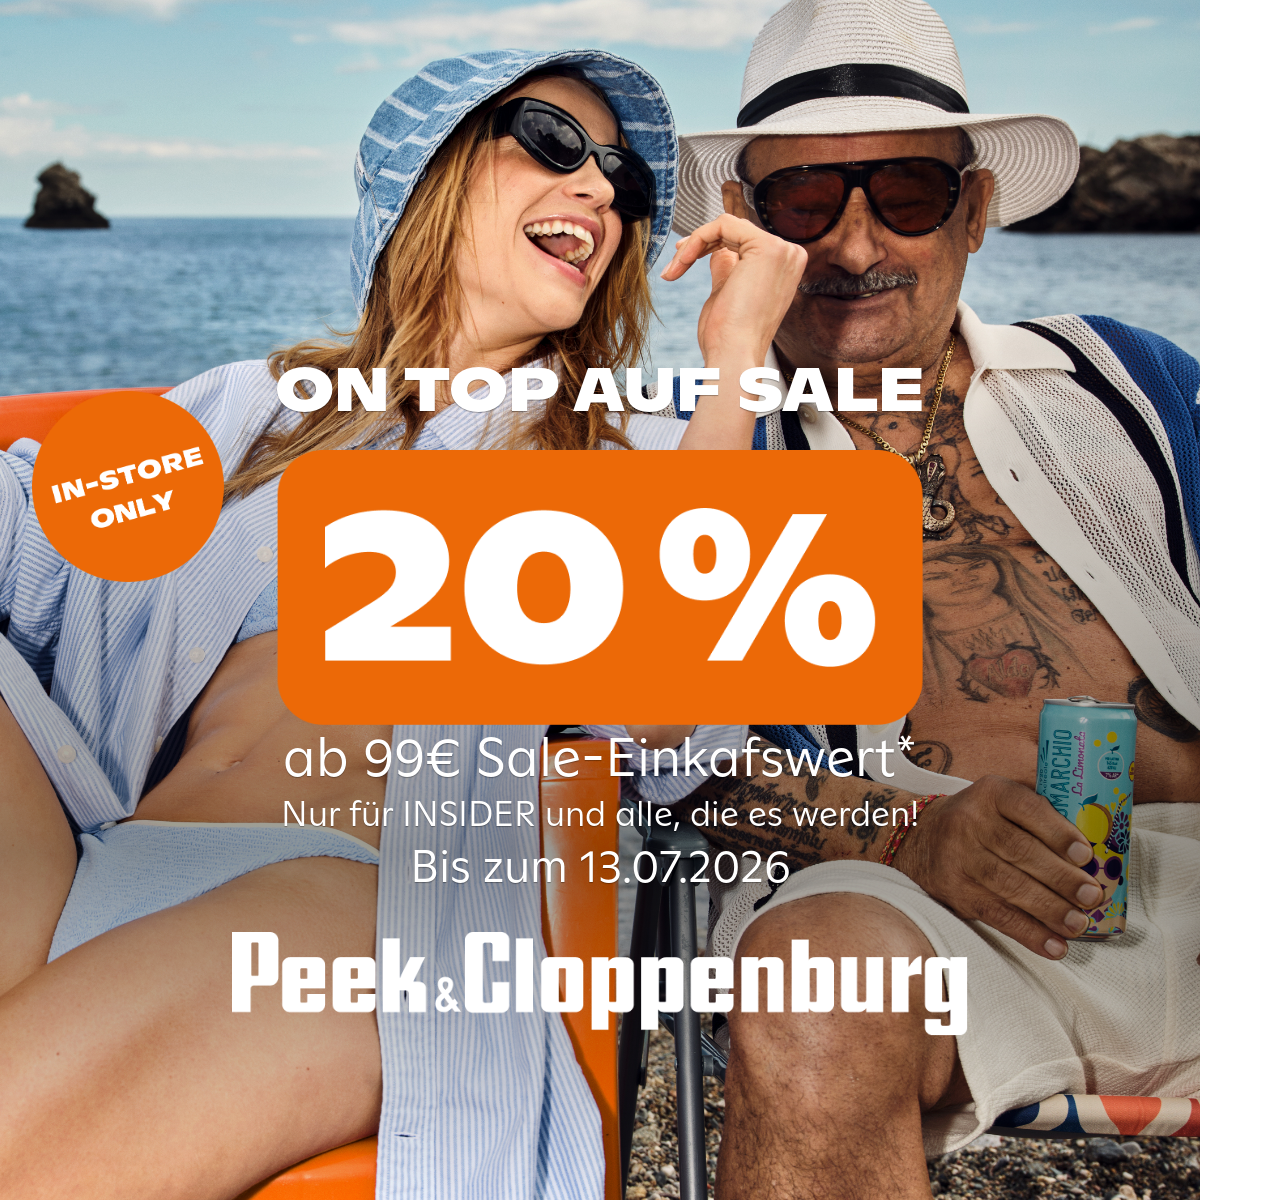
<file: banners/p&c_banner/slide_01.html>
<!doctype html>
<html lang="hu">
  <head>
    <meta charset="utf-8" />
    <meta name="viewport" content="width=device-width, initial-scale=1" />
    <meta name="advert_name" content="Juli-Kampagne" />
    <meta
      name="targeting_audiences_names"
      content="Düsseldorf"
    />
    <!-- CSS -->
    <link rel="stylesheet" type="text/css" href="main.css" />
    <link rel="stylesheet" type="text/css" href="1200x1200.css" />
    <script src="fontsizer.min.js"></script>
  </head>

  <!-- TEMPLATE VARIANT CLASS:
  -> 'cta' - cta will be shown
     'top' - headline container moves to top
     'logo' - logo will be shown
     'bottom' - headline container moves to bottom
      'simple' - only background is visible
      'dark' - uses black logo instead of white
      'blue' - background will be 001d3d 
  -->

  <body>
    <main
      class="click_url template_variant_class logo"
      href=""
    >
      <div class="scene_2">
        <div class="background_image_container background_image_container_1">
          <div class="background_image background_image_1 position_1" style="background: url(sRGB_4K_2026-1-00103_HIGHSUMMER_DOB_008-1952_online.jpg); background-size: cover; background-position: top; background-size: 145%; background-position-x: -540px; background-position-y: -502px;"></div>
        </div>
        <div class="shadow_layer"></div>
        <div class="headline_container_1 resizer_container">
          <p class="headline_text_1 headline_style_1"
          style=""
            >ON TOP AUF SALE</p>
        </div>
        <div class="subheadline_container_1 resizer_container">
          <p class="subheadline_text_1">ab 99€ Sale-Einkafswert*</p>
        </div>
        <div class="subheadline_container_2 resizer_container">
          <p class="subheadline_text_2">Nur für INSIDER und alle, die es werden!</p>
        </div>
        <div class="date_container resizer_container">
          <p class="date_text">Bis zum 13.07.2026</p>
        </div>

        <div class="cta_design">
          <div class="cta_container">
            <p class="cta_text cta_text_1"></p>
          </div>
        </div>

        <div class="sticker_image_1_container">
          <img
            class="sticker_image_1"
            src="discount_badge.png"
            alt="AI logo"
          />
        </div>

        <div class="sticker_image_2_container">
          <img
            class="sticker_image_2"
            src="in_store_only.png"
            alt="AI logo 2"
          />
        </div>

        <div class="logo_container">
          <img class="logo_image" src="pc_logo_white.png" alt="Logo" />
        </div>
      </div>
    </main>

    <script type="text/javascript">
      // Hide empty containers
      function hideEmptyContainers() {
        const containers = [
          { selector: '.headline_container_1', textSelector: '.headline_text_1' },
          { selector: '.subheadline_container_1', textSelector: '.subheadline_text_1' },
          { selector: '.subheadline_container_2', textSelector: '.subheadline_text_2' },
          { selector: '.date_container', textSelector: '.date_text' },
          { selector: '.cta_design', textSelector: '.cta_text' }
        ];
        
        containers.forEach(item => {
          const container = document.querySelector(item.selector);
          const textElement = document.querySelector(item.textSelector);
          if (container && textElement && !textElement.textContent.trim()) {
            container.style.display = 'none';
          }
        });
      }
      
      // Run on page load
      document.addEventListener('DOMContentLoaded', hideEmptyContainers);
      hideEmptyContainers();

      // Switch logo based on 'dark' variant class
      (function switchLogoForDarkVariant() {
        const main = document.querySelector('main');
        const logoImage = document.querySelector('.logo_image');
        if (main && logoImage && main.classList.contains('dark')) {
          logoImage.setAttribute('src', 'pc_logo_black.png');
        }
      })();

      // Fit each headline line to equal width when 'fitlines' variant class is used
      // Usage: enter headline text with <br> between lines, e.g. "ON TOP<br>AUF SALE"
      (function fitHeadlineLines() {
        const main = document.querySelector('main');
        if (!main || !main.classList.contains('fitlines')) return;

        const container = document.querySelector('.headline_container_1');
        const textEl = document.querySelector('.headline_text_1');
        if (!container || !textEl) return;

        // Split by <br> tags
        const html = textEl.innerHTML;
        const parts = html.split(/<br\s*\/?>/i).map(s => s.trim()).filter(s => s);
        if (parts.length < 2) return;

        // Hide original, measure container width
        textEl.style.visibility = 'hidden';
        const containerWidth = container.offsetWidth;

        // Build line spans
        textEl.innerHTML = parts.map(p =>
          `<span class="fit-line" style="display:block; white-space:nowrap; line-height:1;">${p}</span>`
        ).join('');
        textEl.style.visibility = 'visible';

        const spans = textEl.querySelectorAll('.fit-line');
        // Find the widest natural span to use as the base font-size reference
        let maxWidth = 0;
        spans.forEach(span => { maxWidth = Math.max(maxWidth, span.offsetWidth); });

        // Scale each span so it fills containerWidth
        spans.forEach(span => {
          const ratio = containerWidth / span.offsetWidth;
          const currentFs = parseFloat(getComputedStyle(span).fontSize);
          span.style.fontSize = (currentFs * ratio) + 'px';
        });
      })();
      
      resizer(".headline_container_1", {
        minFontSize: 3,
        maxFontSize: 1000,
        checkWidth: true,
        checkHeight: true,
        wordWrap: true,
        resizer: true,
        timeout: 80,
        resize: 3,
        debug: false,
      });
      resizer(".subheadline_container_1", {
        minFontSize: 9,
        maxFontSize: 1000,
        checkWidth: true,
        checkHeight: true,
        wordWrap: true,
        resizer: true,
        timeout: 80,
        resize: 3,
        debug: false,
      });
      resizer(".subheadline_container_2", {
        minFontSize: 9,
        maxFontSize: 1000,
        checkWidth: true,
        checkHeight: true,
        wordWrap: true,
        resizer: true,
        timeout: 80,
        resize: 3,
        debug: false,
      });
      resizer(".date_container", {
        minFontSize: 9,
        maxFontSize: 1000,
        checkWidth: true,
        checkHeight: true,
        wordWrap: true,
        resizer: true,
        timeout: 80,
        resize: 3,
        debug: false,
      });
      resizer(".cta_container", {
        minFontSize: 9,
        maxFontSize: 1000,
        checkWidth: true,
        checkHeight: true,
        wordWrap: true,
        resizer: true,
        timeout: 80,
        resize: 3,
        debug: false,
      });

      (function toggleStickerImage1() {
        const stickerContainer = document.querySelector(".sticker_image_1_container");
        const stickerImage = document.querySelector(".sticker_image_1");
        if (!stickerContainer || !stickerImage) return;

        const dataSrc = (stickerImage.getAttribute("data-src") || "").trim();
        const attrSrc = (stickerImage.getAttribute("src") || "").trim();
        const isUnresolvedPlaceholder = (value) => /\{\{\s*sticker_image_1\s*\}\}/.test(value);

        const stickerSrc = [dataSrc, attrSrc].find(
          (value) => value && !isUnresolvedPlaceholder(value)
        );

        if (!stickerSrc) {
          stickerContainer.style.display = "none";
          stickerImage.setAttribute("src", "");
          return;
        }

        stickerContainer.style.display = "block";

        if (attrSrc !== stickerSrc) {
          stickerImage.setAttribute("src", stickerSrc);
        }

        stickerImage.addEventListener(
          "error",
          function () {
            stickerContainer.style.display = "none";
          },
          { once: true }
        );
      })();

      (function toggleStickerImage2() {
        const stickerContainer = document.querySelector(".sticker_image_2_container");
        const stickerImage = document.querySelector(".sticker_image_2");
        if (!stickerContainer || !stickerImage) return;

        const dataSrc = (stickerImage.getAttribute("data-src") || "").trim();
        const attrSrc = (stickerImage.getAttribute("src") || "").trim();
        const isUnresolvedPlaceholder = (value) => /\{\{\s*sticker_image_2\s*\}\}/.test(value);

        const stickerSrc = [dataSrc, attrSrc].find(
          (value) => value && !isUnresolvedPlaceholder(value)
        );

        if (!stickerSrc) {
          stickerContainer.style.display = "none";
          stickerImage.setAttribute("src", "");
          return;
        }

        stickerContainer.style.display = "block";

        if (attrSrc !== stickerSrc) {
          stickerImage.setAttribute("src", stickerSrc);
        }

        stickerImage.addEventListener(
          "error",
          function () {
            stickerContainer.style.display = "none";
          },
          { once: true }
        );
      })();
      
    </script>
  </body>
</html>
</file>
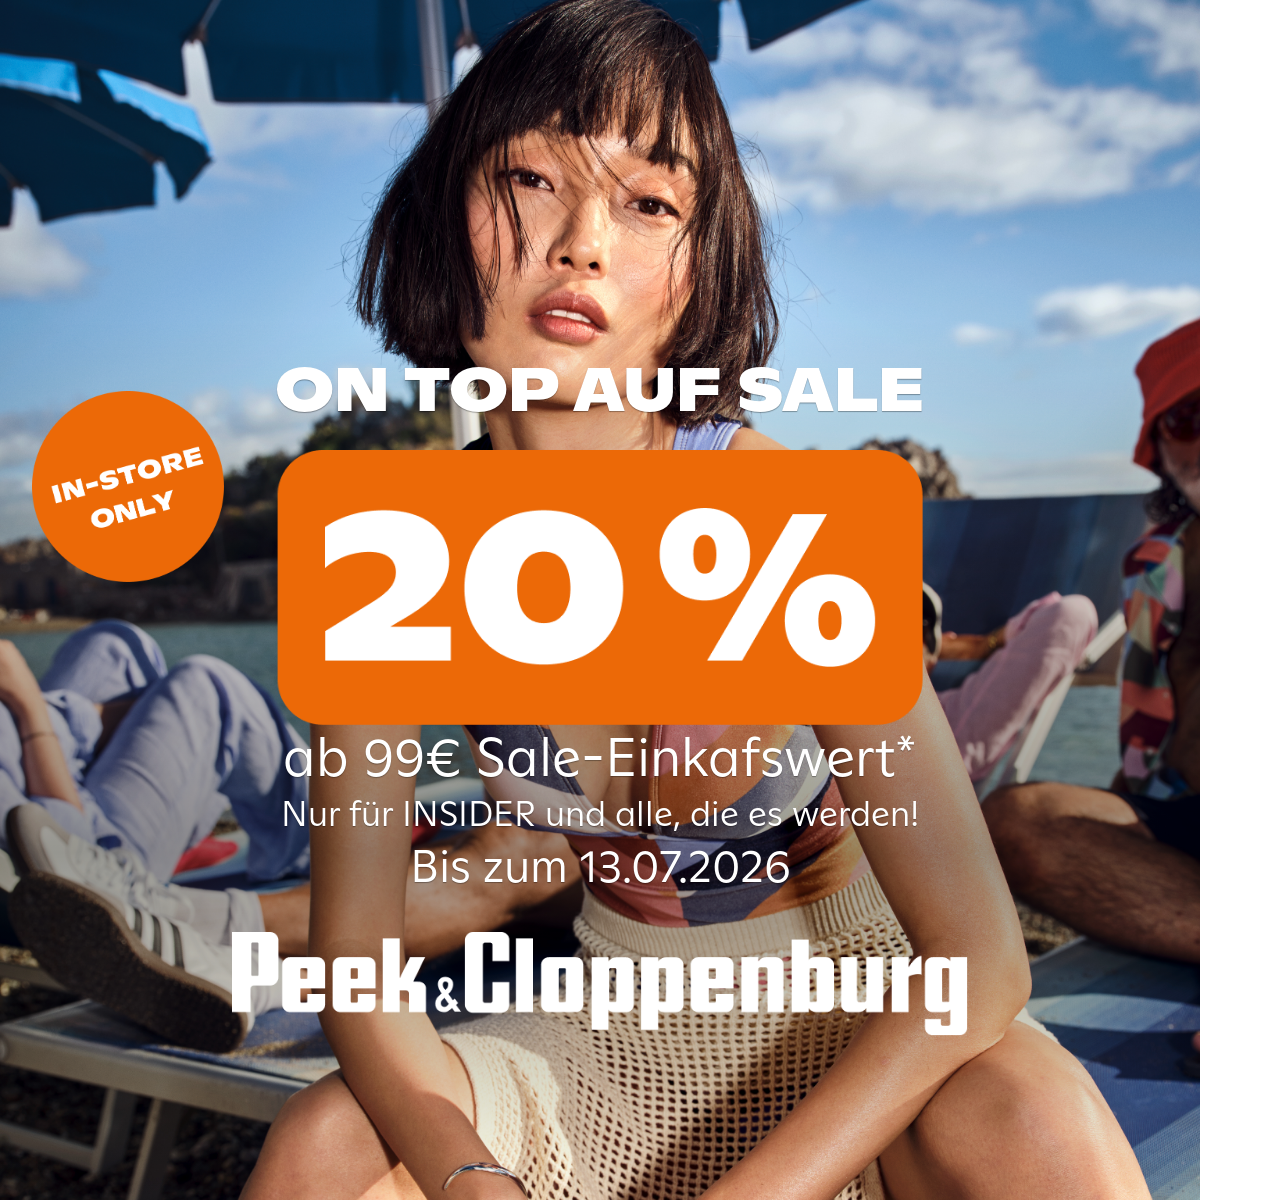
<file: banners/p&c_banner/slide_02.html>
<!doctype html>
<html lang="hu">
  <head>
    <meta charset="utf-8" />
    <meta name="viewport" content="width=device-width, initial-scale=1" />
    <meta name="advert_name" content="Juli-Kampagne" />
    <meta
      name="targeting_audiences_names"
      content="Düsseldorf"
    />
    <!-- CSS -->
    <link rel="stylesheet" type="text/css" href="main.css" />
    <link rel="stylesheet" type="text/css" href="1200x1200.css" />
    <script src="fontsizer.min.js"></script>
  </head>

  <!-- TEMPLATE VARIANT CLASS:
  -> 'cta' - cta will be shown
     'top' - headline container moves to top
     'logo' - logo will be shown
     'bottom' - headline container moves to bottom
      'simple' - only background is visible
      'dark' - uses black logo instead of white
      'blue' - background will be 001d3d 
  -->

  <body>
    <main
      class="click_url template_variant_class logo"
      href=""
    >
      <div class="scene_2">
        <div class="background_image_container background_image_container_1">
          <div class="background_image background_image_1 position_1" style="background: url(sRGB_4K_2026-1-00103_HIGHSUMMER_DOB_003-1002_online.jpg); background-size: cover; background-position: center top;"></div>
        </div>
        <div class="shadow_layer"></div>
        <div class="headline_container_1 resizer_container">
          <p class="headline_text_1 headline_style_1"
          style=""
            >ON TOP AUF SALE</p>
        </div>
        <div class="subheadline_container_1 resizer_container">
          <p class="subheadline_text_1">ab 99€ Sale-Einkafswert*</p>
        </div>
        <div class="subheadline_container_2 resizer_container">
          <p class="subheadline_text_2">Nur für INSIDER und alle, die es werden!</p>
        </div>
        <div class="date_container resizer_container">
          <p class="date_text">Bis zum 13.07.2026</p>
        </div>

        <div class="cta_design">
          <div class="cta_container">
            <p class="cta_text cta_text_1"></p>
          </div>
        </div>

        <div class="sticker_image_1_container">
          <img
            class="sticker_image_1"
            src="discount_badge.png"
            alt="AI logo"
          />
        </div>

        <div class="sticker_image_2_container">
          <img
            class="sticker_image_2"
            src="in_store_only.png"
            alt="AI logo 2"
          />
        </div>

        <div class="logo_container">
          <img class="logo_image" src="pc_logo_white.png" alt="Logo" />
        </div>
      </div>
    </main>

    <script type="text/javascript">
      // Hide empty containers
      function hideEmptyContainers() {
        const containers = [
          { selector: '.headline_container_1', textSelector: '.headline_text_1' },
          { selector: '.subheadline_container_1', textSelector: '.subheadline_text_1' },
          { selector: '.subheadline_container_2', textSelector: '.subheadline_text_2' },
          { selector: '.date_container', textSelector: '.date_text' },
          { selector: '.cta_design', textSelector: '.cta_text' }
        ];
        
        containers.forEach(item => {
          const container = document.querySelector(item.selector);
          const textElement = document.querySelector(item.textSelector);
          if (container && textElement && !textElement.textContent.trim()) {
            container.style.display = 'none';
          }
        });
      }
      
      // Run on page load
      document.addEventListener('DOMContentLoaded', hideEmptyContainers);
      hideEmptyContainers();

      // Switch logo based on 'dark' variant class
      (function switchLogoForDarkVariant() {
        const main = document.querySelector('main');
        const logoImage = document.querySelector('.logo_image');
        if (main && logoImage && main.classList.contains('dark')) {
          logoImage.setAttribute('src', 'pc_logo_black.png');
        }
      })();

      // Fit each headline line to equal width when 'fitlines' variant class is used
      // Usage: enter headline text with <br> between lines, e.g. "ON TOP<br>AUF SALE"
      (function fitHeadlineLines() {
        const main = document.querySelector('main');
        if (!main || !main.classList.contains('fitlines')) return;

        const container = document.querySelector('.headline_container_1');
        const textEl = document.querySelector('.headline_text_1');
        if (!container || !textEl) return;

        // Split by <br> tags
        const html = textEl.innerHTML;
        const parts = html.split(/<br\s*\/?>/i).map(s => s.trim()).filter(s => s);
        if (parts.length < 2) return;

        // Hide original, measure container width
        textEl.style.visibility = 'hidden';
        const containerWidth = container.offsetWidth;

        // Build line spans
        textEl.innerHTML = parts.map(p =>
          `<span class="fit-line" style="display:block; white-space:nowrap; line-height:1;">${p}</span>`
        ).join('');
        textEl.style.visibility = 'visible';

        const spans = textEl.querySelectorAll('.fit-line');
        // Find the widest natural span to use as the base font-size reference
        let maxWidth = 0;
        spans.forEach(span => { maxWidth = Math.max(maxWidth, span.offsetWidth); });

        // Scale each span so it fills containerWidth
        spans.forEach(span => {
          const ratio = containerWidth / span.offsetWidth;
          const currentFs = parseFloat(getComputedStyle(span).fontSize);
          span.style.fontSize = (currentFs * ratio) + 'px';
        });
      })();
      
      resizer(".headline_container_1", {
        minFontSize: 3,
        maxFontSize: 1000,
        checkWidth: true,
        checkHeight: true,
        wordWrap: true,
        resizer: true,
        timeout: 80,
        resize: 3,
        debug: false,
      });
      resizer(".subheadline_container_1", {
        minFontSize: 9,
        maxFontSize: 1000,
        checkWidth: true,
        checkHeight: true,
        wordWrap: true,
        resizer: true,
        timeout: 80,
        resize: 3,
        debug: false,
      });
      resizer(".subheadline_container_2", {
        minFontSize: 9,
        maxFontSize: 1000,
        checkWidth: true,
        checkHeight: true,
        wordWrap: true,
        resizer: true,
        timeout: 80,
        resize: 3,
        debug: false,
      });
      resizer(".date_container", {
        minFontSize: 9,
        maxFontSize: 1000,
        checkWidth: true,
        checkHeight: true,
        wordWrap: true,
        resizer: true,
        timeout: 80,
        resize: 3,
        debug: false,
      });
      resizer(".cta_container", {
        minFontSize: 9,
        maxFontSize: 1000,
        checkWidth: true,
        checkHeight: true,
        wordWrap: true,
        resizer: true,
        timeout: 80,
        resize: 3,
        debug: false,
      });

      (function toggleStickerImage1() {
        const stickerContainer = document.querySelector(".sticker_image_1_container");
        const stickerImage = document.querySelector(".sticker_image_1");
        if (!stickerContainer || !stickerImage) return;

        const dataSrc = (stickerImage.getAttribute("data-src") || "").trim();
        const attrSrc = (stickerImage.getAttribute("src") || "").trim();
        const isUnresolvedPlaceholder = (value) => /\{\{\s*sticker_image_1\s*\}\}/.test(value);

        const stickerSrc = [dataSrc, attrSrc].find(
          (value) => value && !isUnresolvedPlaceholder(value)
        );

        if (!stickerSrc) {
          stickerContainer.style.display = "none";
          stickerImage.setAttribute("src", "");
          return;
        }

        stickerContainer.style.display = "block";

        if (attrSrc !== stickerSrc) {
          stickerImage.setAttribute("src", stickerSrc);
        }

        stickerImage.addEventListener(
          "error",
          function () {
            stickerContainer.style.display = "none";
          },
          { once: true }
        );
      })();

      (function toggleStickerImage2() {
        const stickerContainer = document.querySelector(".sticker_image_2_container");
        const stickerImage = document.querySelector(".sticker_image_2");
        if (!stickerContainer || !stickerImage) return;

        const dataSrc = (stickerImage.getAttribute("data-src") || "").trim();
        const attrSrc = (stickerImage.getAttribute("src") || "").trim();
        const isUnresolvedPlaceholder = (value) => /\{\{\s*sticker_image_2\s*\}\}/.test(value);

        const stickerSrc = [dataSrc, attrSrc].find(
          (value) => value && !isUnresolvedPlaceholder(value)
        );

        if (!stickerSrc) {
          stickerContainer.style.display = "none";
          stickerImage.setAttribute("src", "");
          return;
        }

        stickerContainer.style.display = "block";

        if (attrSrc !== stickerSrc) {
          stickerImage.setAttribute("src", stickerSrc);
        }

        stickerImage.addEventListener(
          "error",
          function () {
            stickerContainer.style.display = "none";
          },
          { once: true }
        );
      })();
      
    </script>
  </body>
</html>
</file>
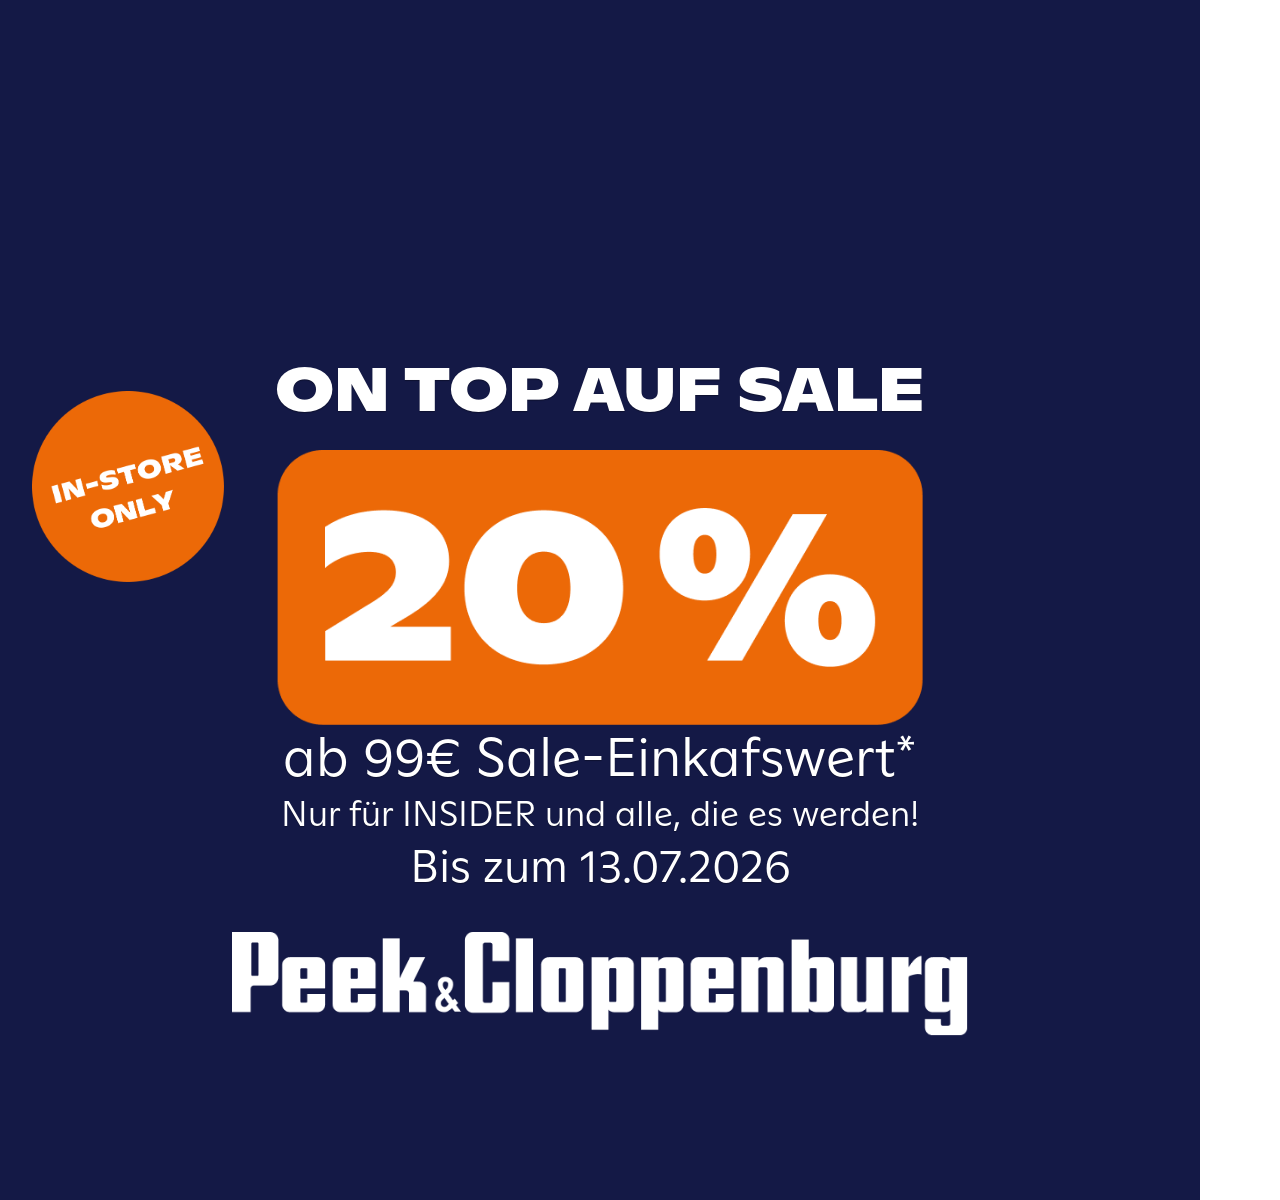
<file: banners/p&c_banner/slide_03.html>
<!doctype html>
<html lang="hu">
  <head>
    <meta charset="utf-8" />
    <meta name="viewport" content="width=device-width, initial-scale=1" />
    <meta name="advert_name" content="Juli-Kampagne" />
    <meta
      name="targeting_audiences_names"
      content="Düsseldorf"
    />
    <!-- CSS -->
    <link rel="stylesheet" type="text/css" href="main.css" />
    <link rel="stylesheet" type="text/css" href="1200x1200.css" />
    <script src="fontsizer.min.js"></script>
  </head>

  <!-- TEMPLATE VARIANT CLASS:
  -> 'cta' - cta will be shown
     'top' - headline container moves to top
     'logo' - logo will be shown
     'bottom' - headline container moves to bottom
      'simple' - only background is visible
      'dark' - uses black logo instead of white
      'blue' - background will be 001d3d 
  -->

  <body>
    <main
      class="click_url template_variant_class logo blue"
      href=""
    >
      <div class="scene_2">
        <div class="background_image_container background_image_container_1">
          <div class="background_image background_image_1 position_1" style="background: url(sRGB_4K_2026-1-00103_HIGHSUMMER_DOB_003-1002_online.jpg); background-size: cover; background-position: center top;"></div>
        </div>
        <div class="shadow_layer"></div>
        <div class="headline_container_1 resizer_container">
          <p class="headline_text_1 headline_style_1"
          style=""
            >ON TOP AUF SALE</p>
        </div>
        <div class="subheadline_container_1 resizer_container">
          <p class="subheadline_text_1">ab 99€ Sale-Einkafswert*</p>
        </div>
        <div class="subheadline_container_2 resizer_container">
          <p class="subheadline_text_2">Nur für INSIDER und alle, die es werden!</p>
        </div>
        <div class="date_container resizer_container">
          <p class="date_text">Bis zum 13.07.2026</p>
        </div>

        <div class="cta_design">
          <div class="cta_container">
            <p class="cta_text cta_text_1"></p>
          </div>
        </div>

        <div class="sticker_image_1_container">
          <img
            class="sticker_image_1"
            src="discount_badge.png"
            alt="AI logo"
          />
        </div>

        <div class="sticker_image_2_container">
          <img
            class="sticker_image_2"
            src="in_store_only.png"
            alt="AI logo 2"
          />
        </div>

        <div class="logo_container">
          <img class="logo_image" src="pc_logo_white.png" alt="Logo" />
        </div>
      </div>
    </main>

    <script type="text/javascript">
      // Hide empty containers
      function hideEmptyContainers() {
        const containers = [
          { selector: '.headline_container_1', textSelector: '.headline_text_1' },
          { selector: '.subheadline_container_1', textSelector: '.subheadline_text_1' },
          { selector: '.subheadline_container_2', textSelector: '.subheadline_text_2' },
          { selector: '.date_container', textSelector: '.date_text' },
          { selector: '.cta_design', textSelector: '.cta_text' }
        ];
        
        containers.forEach(item => {
          const container = document.querySelector(item.selector);
          const textElement = document.querySelector(item.textSelector);
          if (container && textElement && !textElement.textContent.trim()) {
            container.style.display = 'none';
          }
        });
      }
      
      // Run on page load
      document.addEventListener('DOMContentLoaded', hideEmptyContainers);
      hideEmptyContainers();

      // Switch logo based on 'dark' variant class
      (function switchLogoForDarkVariant() {
        const main = document.querySelector('main');
        const logoImage = document.querySelector('.logo_image');
        if (main && logoImage && main.classList.contains('dark')) {
          logoImage.setAttribute('src', 'pc_logo_black.png');
        }
      })();

      // Fit each headline line to equal width when 'fitlines' variant class is used
      // Usage: enter headline text with <br> between lines, e.g. "ON TOP<br>AUF SALE"
      (function fitHeadlineLines() {
        const main = document.querySelector('main');
        if (!main || !main.classList.contains('fitlines')) return;

        const container = document.querySelector('.headline_container_1');
        const textEl = document.querySelector('.headline_text_1');
        if (!container || !textEl) return;

        // Split by <br> tags
        const html = textEl.innerHTML;
        const parts = html.split(/<br\s*\/?>/i).map(s => s.trim()).filter(s => s);
        if (parts.length < 2) return;

        // Hide original, measure container width
        textEl.style.visibility = 'hidden';
        const containerWidth = container.offsetWidth;

        // Build line spans
        textEl.innerHTML = parts.map(p =>
          `<span class="fit-line" style="display:block; white-space:nowrap; line-height:1;">${p}</span>`
        ).join('');
        textEl.style.visibility = 'visible';

        const spans = textEl.querySelectorAll('.fit-line');
        // Find the widest natural span to use as the base font-size reference
        let maxWidth = 0;
        spans.forEach(span => { maxWidth = Math.max(maxWidth, span.offsetWidth); });

        // Scale each span so it fills containerWidth
        spans.forEach(span => {
          const ratio = containerWidth / span.offsetWidth;
          const currentFs = parseFloat(getComputedStyle(span).fontSize);
          span.style.fontSize = (currentFs * ratio) + 'px';
        });
      })();
      
      resizer(".headline_container_1", {
        minFontSize: 3,
        maxFontSize: 1000,
        checkWidth: true,
        checkHeight: true,
        wordWrap: true,
        resizer: true,
        timeout: 80,
        resize: 3,
        debug: false,
      });
      resizer(".subheadline_container_1", {
        minFontSize: 9,
        maxFontSize: 1000,
        checkWidth: true,
        checkHeight: true,
        wordWrap: true,
        resizer: true,
        timeout: 80,
        resize: 3,
        debug: false,
      });
      resizer(".subheadline_container_2", {
        minFontSize: 9,
        maxFontSize: 1000,
        checkWidth: true,
        checkHeight: true,
        wordWrap: true,
        resizer: true,
        timeout: 80,
        resize: 3,
        debug: false,
      });
      resizer(".date_container", {
        minFontSize: 9,
        maxFontSize: 1000,
        checkWidth: true,
        checkHeight: true,
        wordWrap: true,
        resizer: true,
        timeout: 80,
        resize: 3,
        debug: false,
      });
      resizer(".cta_container", {
        minFontSize: 9,
        maxFontSize: 1000,
        checkWidth: true,
        checkHeight: true,
        wordWrap: true,
        resizer: true,
        timeout: 80,
        resize: 3,
        debug: false,
      });

      (function toggleStickerImage1() {
        const stickerContainer = document.querySelector(".sticker_image_1_container");
        const stickerImage = document.querySelector(".sticker_image_1");
        if (!stickerContainer || !stickerImage) return;

        const dataSrc = (stickerImage.getAttribute("data-src") || "").trim();
        const attrSrc = (stickerImage.getAttribute("src") || "").trim();
        const isUnresolvedPlaceholder = (value) => /\{\{\s*sticker_image_1\s*\}\}/.test(value);

        const stickerSrc = [dataSrc, attrSrc].find(
          (value) => value && !isUnresolvedPlaceholder(value)
        );

        if (!stickerSrc) {
          stickerContainer.style.display = "none";
          stickerImage.setAttribute("src", "");
          return;
        }

        stickerContainer.style.display = "block";

        if (attrSrc !== stickerSrc) {
          stickerImage.setAttribute("src", stickerSrc);
        }

        stickerImage.addEventListener(
          "error",
          function () {
            stickerContainer.style.display = "none";
          },
          { once: true }
        );
      })();

      (function toggleStickerImage2() {
        const stickerContainer = document.querySelector(".sticker_image_2_container");
        const stickerImage = document.querySelector(".sticker_image_2");
        if (!stickerContainer || !stickerImage) return;

        const dataSrc = (stickerImage.getAttribute("data-src") || "").trim();
        const attrSrc = (stickerImage.getAttribute("src") || "").trim();
        const isUnresolvedPlaceholder = (value) => /\{\{\s*sticker_image_2\s*\}\}/.test(value);

        const stickerSrc = [dataSrc, attrSrc].find(
          (value) => value && !isUnresolvedPlaceholder(value)
        );

        if (!stickerSrc) {
          stickerContainer.style.display = "none";
          stickerImage.setAttribute("src", "");
          return;
        }

        stickerContainer.style.display = "block";

        if (attrSrc !== stickerSrc) {
          stickerImage.setAttribute("src", stickerSrc);
        }

        stickerImage.addEventListener(
          "error",
          function () {
            stickerContainer.style.display = "none";
          },
          { once: true }
        );
      })();
      
    </script>
  </body>
</html>
</file>
<file: banners/p&c_banner/main.css>
body {
  width: 100%;
  height: 100%;
  margin: 0;
  background-color: #fff;
  overflow: hidden;
  font-family: "MemoryScriptNordVariableVF.ttf", sans-serif;
}

:root {
  --primary-color: #141946;
  --secondary-color: #e2001a;
  --light-color: #fff;
}

main {
  position: relative;
  width: 100%;
  height: 100%;
  margin: 0 auto;
  top: 0;
  left: 0;
  overflow: hidden;
  text-decoration: none;
  cursor: pointer;
  background-color: var(--primary-color);
}

.d-none {
  display: none;
}

@font-face {
  font-family: MemoryScriptNord-Bold;
  src: url(MemoryScriptNord-Bold.otf);
}

@font-face {
  font-family: MemoryScriptNord-Medium;
  src: url(MemoryScriptNord-Medium.otf);
}

@font-face {
  font-family: MemoryScriptNormal-Light;
  src: url(MemoryScriptNormal-Light.otf);
}

h1,
p {
  margin: 0 !important;
}

.background_image_container {
  position: absolute;
  width: 100%;
  height: 100%;
  top: 0;
  left: 0;
}

.background_image {
  object-fit: cover;
  width: 100%;
  height: 100%;
  background-repeat: no-repeat !important;
}

.background_image_3 {
  object-fit: contain;
  object-position: bottom center;
}

.shadow_layer {
    position: absolute;
    width: 100%;
    height: 100%;
    top: 0rem;
    left: 0;
    background: #000000;
    background: linear-gradient(180deg, rgba(0, 0, 0, 0) 0%, rgba(0, 0, 0, 0.15) 50%, rgba(0, 0, 0, 0.0) 100%);
}


.logo_container {
  position: absolute;
  text-align: center;
  display: flex;
  flex-direction: column;
  align-items: center;
  justify-content: center;
  display: none;
}

.logo_image {
  width: 100%;
  height: 100%;
  object-fit: contain;
}

.sticker_image_1_container,
.sticker_image_2_container {
  position: absolute;
  right: 1rem;
  bottom: 1rem;
  width: 4rem;
  height: 4rem;
  display: none;
  z-index: 3;
}

.sticker_image_1,
.sticker_image_2 {
  width: 100%;
  height: 100%;
  object-fit: contain;
}

.scene_2 {
  position: absolute;
  width: 100%;
  height: 100%;
  top: 0;
  left: 0;
}

.product_image_container {
  position: absolute;
  width: 100%;
  height: 100%;
  top: 0;
  left: 0;
}

.product_image {
  object-fit: cover;
  width: 100%;
  height: 100%;
}
.resizer_container,
.cta_design {
  position: absolute;
  border: 1px solid transparent;
  color: var(--light-color);
  display: flex;
  justify-content: center;
  align-items: center;
  text-align: center;
  text-wrap: balance;
}

.headline_container_1 {
  font-weight: 600;
  text-align: center;
  font-family: MemoryScriptNord-Bold;
}

.headline_text_1,
.subheadline_text_1,
.subheadline_text_2,
.date_text,
.cta_text {
  text-shadow: 0 1px 1px rgba(0, 0, 0, 0.32);
}

.subheadline_container_1 {
  font-weight: 400;
  text-align: center;
  font-family: MemoryScriptNormal-Light;
}

.subheadline_container_2 {
  font-weight: 400;
  text-align: center;
  font-family: MemoryScriptNormal-Light;
}

.date_container {
  font-weight: 400;
  text-align: center;
  font-family: MemoryScriptNormal-Light;
}

.date_text {
  font-family: MemoryScriptNormal-Light;
}

.cta_design {
  background-color: var(--light-color);
  color: var(--primary-color);
  font-weight: 600;
  position: absolute;
  width: max-content;
  display: none;
}

.cta_container {
  border: 1px solid transparent;
  display: flex;
  justify-content: center;
  align-items: center;
  text-align: center;
}

/* variant class 'final' START */

.final .background_image_container_1,
.final .background_image_container_3,
.final .shadow_layer {
  display: none;
}

/* variant class 'final' END*/


/* variant class 'cta' START */
.cta .cta_container,
.cta .cta_design {
    display: block;
}

.logo .logo_container {
    display: block;
} 

/* variant class 'simple' START */
.simple .shadow_layer,
.simple .headline_container_1,
.simple .subheadline_container_1,
.simple .subheadline_container_2,
.simple .date_container,
.simple .cta_design,
.simple .logo_container {
  display: none !important;
}

.blue .background_image {
    display: none;
    background-color: 001d3d;
}

.blue .shadow_layer {
    display: none;
}

/* variant class 'simple' END */
</file>
<file: banners/p&c_banner/1200x1200.css>
html {
  width: 1200px;
  height: 1200px;
  font-size: 16px;
}

.logo_container {
    bottom: 10rem;
    right: 0;
    left: 0;
    margin: auto;
    width: 46rem;
    height: 7rem;
}

.headline_container_1 {
    width: 41rem;
    height: 7rem;
    top: 21rem;
    left: 0;
    right: 0;
    margin: auto;
    font-size: 3.8rem;
}

.sticker_image_1_container {
position: absolute;
    left: 50% !important;
    transform: translateX(-50%);
    bottom: 29.7rem !important;
    width: 40.3rem !important;
    height: 17.2rem !important;
    display: none;
    z-index: 3 !important;
}

.sticker_image_2_container {
    position: absolute;
    left: 2rem;
    top: 24.4rem !important;
    height: 12rem !important;
    width: 12rem !important;
    display: none;
    z-index: 3 !important;
}

.subheadline_container_1 {
    width: 40rem;
    height: 4rem;
    top: 45.45rem;
    left: 0;
    right: 0;
    margin: auto;
}

.subheadline_container_2 {
   width: 40rem;
    height: 3.7rem;
    top: 49.1rem;
    left: 0;
    right: 0;
    margin: auto;
}

.date_container {
    width: 33rem;
    height: 3.4rem;
    top: 52.55rem;
    left: 0;
    right: 0;
    margin: auto;
}

.cta_design {
  top: 37.5rem;
  left: 0;
  right: 0;
  margin: auto;
  padding: 1.25rem 7rem;
}

.cta_container {
  height: 2.5rem;
  width: 12rem;
}

/* variant class 'final' START */

.final .headline_container_1 {
  top: 7.5rem;
  width: 33rem;
}

.final .logo_container {
  bottom: 22.5rem;
  width: 15rem;
  height: 12rem;
}

.final .cta_design {
  top: 41rem;
}

.center .headline_container_1 {
    width: 40rem;
    height: 8rem;
    top: 24rem;
    left: 0;
    right: 0;
    margin: auto;
}

.shadow_layer {
    width: 100%;
    height: 74% !important;
    top: 20rem !important;
    position: absolute;
    background: #000000;
    background: linear-gradient(180deg, rgba(0, 0, 0, 0) 0%, rgba(0, 0, 0, 0.4) 60%, rgba(0, 0, 0, 0) 100%) !important;
}
/* variant class 'final' END*/
</file>
